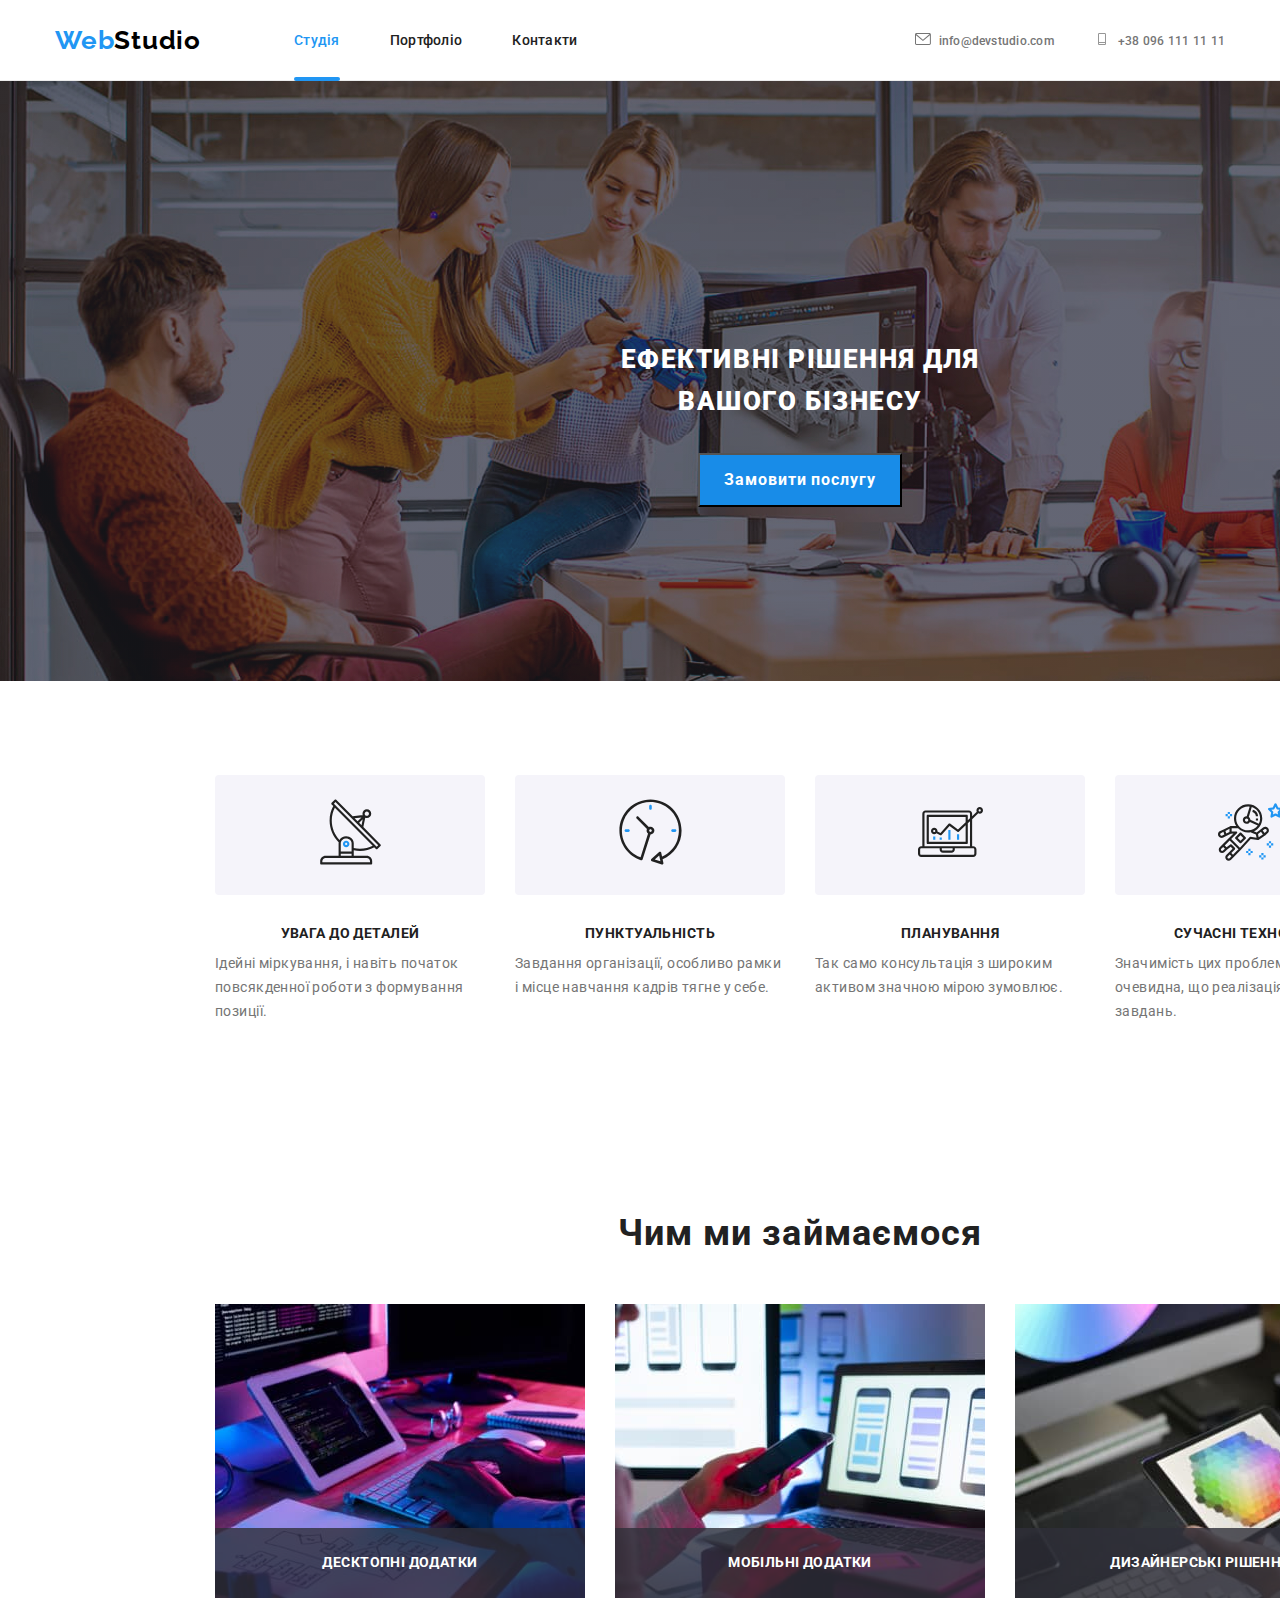
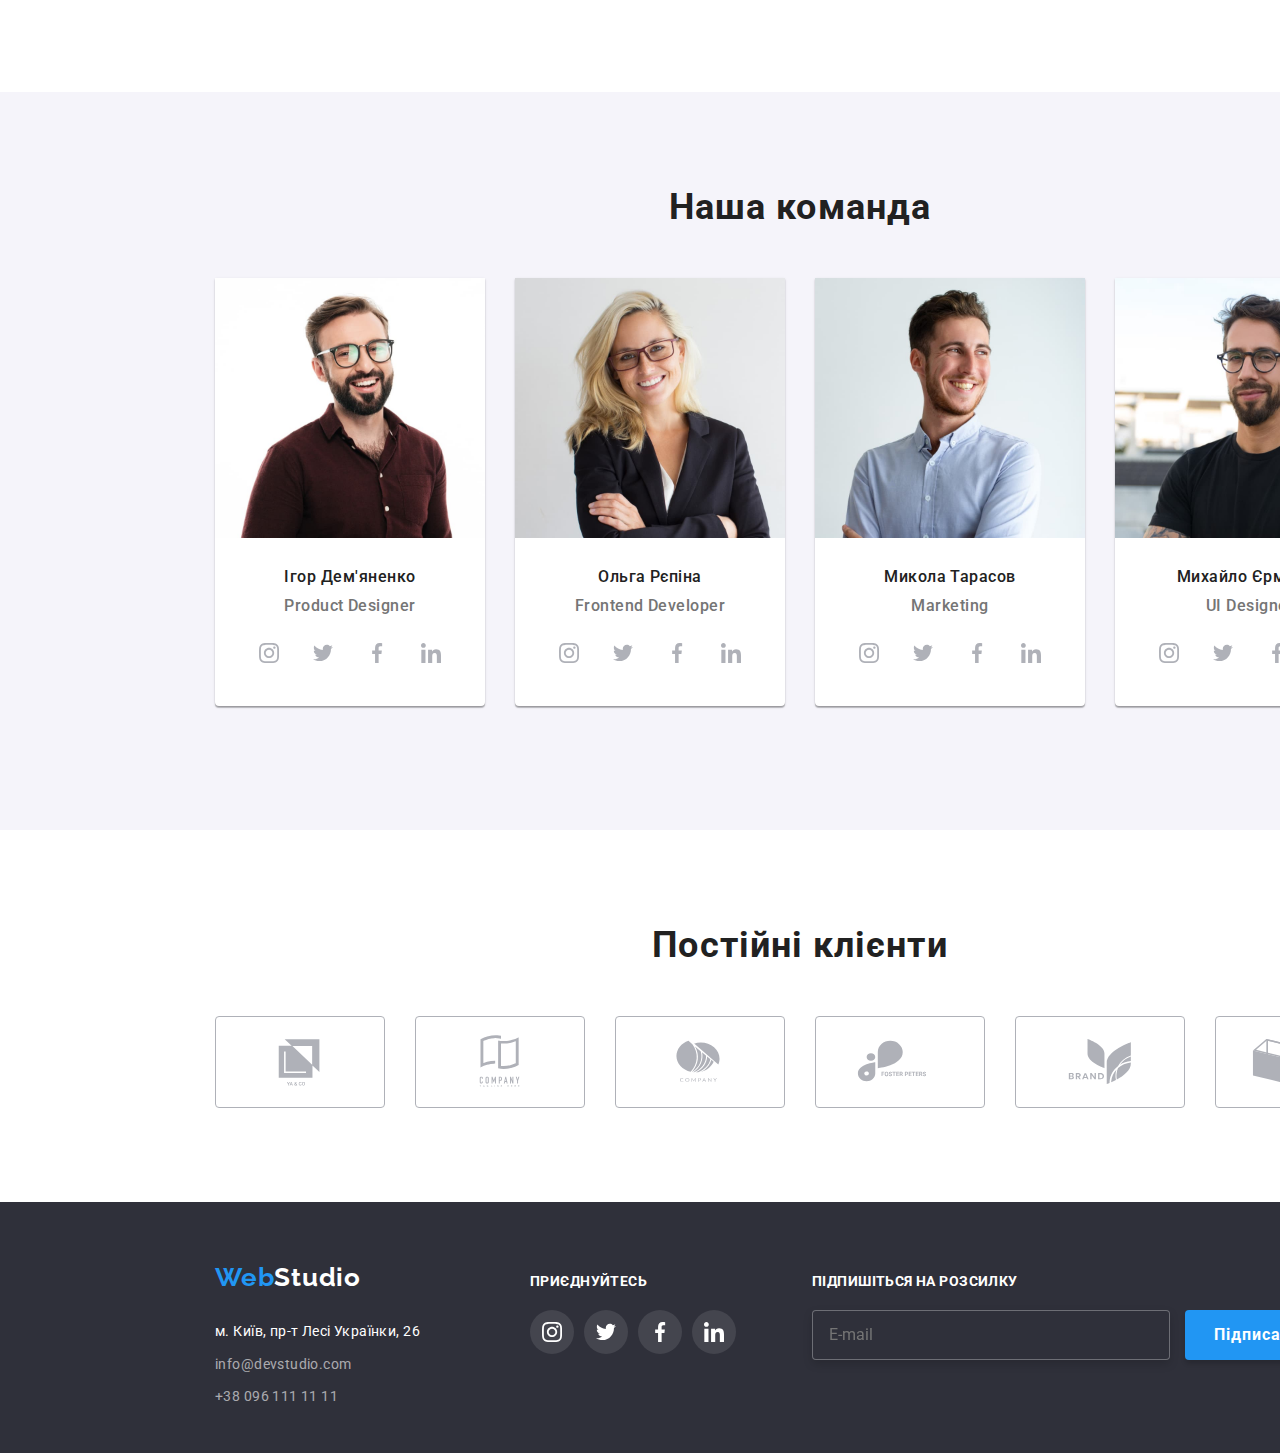
<file: index.html>
<!DOCTYPE html>
<html lang="uk">
<head>
    <meta charset="UTF-8">
    <meta http-equiv="X-UA-Compatible" content="IE=edge">
    <meta name="viewport" content="width=device-width, initial-scale=1.0">
    <title>WebStudio</title>
   
    <link rel="preconnect" href="https://fonts.googleapis.com">
    <link rel="preconnect" href="https://fonts.gstatic.com" crossorigin>
    <link href="https://fonts.googleapis.com/css2?family=Raleway:wght@700&family=Roboto:wght@400;500;700;900&display=swap"
        rel="stylesheet">
<link rel="stylesheet" href="https://cdnjs.cloudflare.com/ajax/libs/modern-normalize/1.0.0/modern-normalize.min.css" />
        
<!-- <link rel="stylesheet" href="./css/styles.css"> -->
        <link rel="stylesheet" href="./css/main.css">
</head>
<body>



<header class="header">
   
<div class="container header__section">
    <nav class="nav">
        <a href="" class="logo">Web<span class="logo-dark">Studio</span></a>
            <ul class="header__list">
                <li class="header__item"><a href="/" class="heder__link current">Студія</a></li>
                <li class="header__item"><a href="./portfolio.html" class="heder__link">Портфоліо</a></li>
                <li class="header__item"><a href="" class="heder__link">Контакти</a></li>
            </ul>
    </nav>
            <ul class="header-contakt contakt__list">
                <li class="header-contakt__item"><a href="maito:info@devstudio.com" class="header-contakt__link"><svg        class="header-contakt__icon" width="16" height="12">
                <use href="./images/icons.svg#icon-envelope"></use>
                </svg>info@devstudio.com</a></li>
                <li class="header-contakt__item"><a href="tel:+380961111111" class="header-contakt__link"><svg
                class="header-contakt__icon" width="16" height="12">
                <use href="./images/icons.svg#icon-phone"></use>
                </svg>+38 096 111 11 11</a></li>
            </ul>
    
    
    <button type="button" class="menu-open__btn is-open" aria-controls="menu-container" aria-expanded="false" data-menu-button>
    <svg width="40" height="40" aria-label="Перемикач мобільного меню">
                    <!--  -->
    <use class="icon-menu" href="./images/svg/icon-menu.svg#icon-menu_40px"></use>
    </svg>
    </button>
</div>

<div class="mob-menu is-hidden">
    <div class="mob-menu-container">
        <div class="mob-menu-top">
            <button type="button" class="menu-close__btn">
                <svg width="40" height="40" aria-label="Перемикач мобільного меню">
                    <use class="icon-cross" href="./images/svg/icon-menu.svg#icon-close_40px"></use>
                </svg>
            </button>
            <ul class="mob-menu__list">
                <li class="mob-menu__item"><a href="/" class="mob-menu__link current">Студія</a></li>
                <li class="mob-menu__item"><a href="./portfolio.html" class="mob-menu__link">Портфоліо</a></li>
                <li class="mob-menu__item"><a href="" class="mob-menu__link">Контакти</a></li>
            </ul>
        </div>
        <div class="mob-menu-bottom">
            <ul class="menu-contakt">
                <li class="menu-contakt__item"><a href="tel:+380961111111" class="menu-contakt-tel__link">+38 096 111 11 11</a></li>
                <li class="menu-contakt__item"><a href="maito:info@devstudio.com" class="menu-contakt-email__link">info@devstudio.com</a>
                </li>
            
            
            </ul>
            <ul class="menu-soc__list">
                <li class="menu-soc__item"><a href="" class="menu-soc__link">Instagram</a></li>
                <li class="menu-soc__item"><a href="" class="menu-soc__link">Twitter</a></li>
                <li class="menu-soc__item"><a href="" class="menu-soc__link">Facebook</a></li>
                <li class="menu-soc__item"><a href="" class="menu-soc__link">LinkedIn</a></li>
            </ul>
        </div>
    </div>
</div>   
</header> 




   <main>
  <!-- HERO -->
    
  
  
  <section class="hero overlay section">

<div class="hero-pre"><h1 class="hero-pre__title">Ефективні рішення для <br> вашого бізнесу</h1>
    <button type="button" data-modal-open class="hero-pre__btn">Замовити послугу</button>
        </div>

</section>




    <!-- НАШІ ПЕРЕВАГИ -->
    <section class="section">
        <h2 class="visually-hidden">НАШІ ПЕРЕВАГИ</h2>
        <div class="container">
           
        <ul class="features">
            <li class="features__item antenna">
                <div class="features__blok">
                    <a href=""><svg class="icon-antenna" width="65" height="70"><use href="./images/icons.svg#icon-antenna"></use></svg></a>
                </div>
                <h3 class="features__title">УВАГА ДО ДЕТАЛЕЙ</h3>
                <p class="features__text">Ідейні міркування, і навіть початок повсякденної роботи з формування позиції.</p>
            </li>
            <li class="features__item clock">
                <div class="features__blok">
                    <a href=""><svg class="icon-clock" width="65" height="70"><use href="./images/icons.svg#icon-clock"></use></svg></a>
                </div>
                <h3 class="features__title">ПУНКТУАЛЬНІСТЬ</h3>
                <p class="features__text">Завдання організації, особливо рамки і місце навчання кадрів тягне у себе.</p>
            </li>
            <li class="features__item diagram"> 
                <div class="features__blok">
                    <a href=""><svg class="icon-diagram" width="65" height="70"><use href="./images/icons.svg#icon-diagram"></use></svg></a>
                </div>
                <h3 class="features__title">ПЛАНУВАННЯ</h3>
                <p class="features__text">Так само консультація з широким активом значною мірою зумовлює.</p>
            </li>
            <li class="features__item astronaut">
                <div class="features__blok">
                    <a href=""><svg class="icon-astronaut" width="65" height="70"><use href="./images/icons.svg#icon-astronaut"></use></svg></a>
                </div>
                <h3 class="features__title">СУЧАСНІ ТЕХНОЛОГІЇ</h3>
                <p class="features__text">Значимість цих проблем настільки очевидна, що реалізація планових завдань.</p>
            </li>
        </ul>
        </div>
    </section>


    <!-- Чим ми займаємося  -->
    <!-- ABOUT Про нас -->
    
    
    <section class="about section">
        <div class="container">
            <h2 class="about__title title">Чим ми займаємося</h2>
        <ul class="about__list">
            <li class="about__item">
                <div class="about__thumb">
                    <picture>
                        <source
                        srcset="./images/features-1x-1-img.jpg, ./images/features-2x-1-img.jpg"
                        media="(min-width: 1200px)"
                        />
                        <source
                        srcset="./images/features-1x-1-img.jpg, ./images/features-2x-1-img"
                        media="(min-width: 768px)"
                        />
                        <source srcset="./images/features-1x-1-img.jpg, ./images/features-2x-1-img" media="(min-width: 480px)" />
                        <img src="./images/1.img.jpg" alt="Верстання сайту" width="370">
                    </picture>
                <div class="thumb-about"><h3 class="thumb-about__title">Десктопні додатки</h3></div></div></li>
            <li class="about__item"><div class="about__thumb">
                <picture>
                    <source srcset="./images/features-1x-2-img.jpg , ./images/features-2x-2-img.jpg"/>
                    <img src="./images/2.img.jpg" alt="Хостинг сайту" width="370">
                </picture>
                     <div class="thumb-about"><h3 class="thumb-about__title">Мобільні додатки</h3></div></div></li>
            <li class="about__item"><div class="about__thumb">
                <picture>
                    <source srcset="./images/features-1x-3-img.jpg , ./images/features-2x-3-img.jpg"/>
                    <img src="./images/3.img.jpg" alt="Дизайн сайту" width="370">
                </picture>
                
                <div class="thumb-about"><h3 class="thumb-about__title">Дизайнерські рішення</h3></div></div></li>
        </ul>
        </div>
    </section>

    <!--Наша команда  -->


    <section class="section team">
    <div class="container">
        <h2 class="team__title title">Наша команда</h2>
    <ul class="team__list">
        <li class="team__item">
            <picture>
                <source srcset="./images/team-desk-1x-1.img.jpg 1x, ./images/team-desk-2x-1.img.jpg 2x" media="(min-width: 1200px)"/>
                <source srcset="./images/team-tab-1x-1.img.jpg 1x, ./images/team-tab-2x-1.img.jpg 2x" media="(min-width: 768px)" />
                <source srcset="./images/team-mob-1x-1.img.jpg 1x, ./images/team-mob-2x-1.img.jpg 2x" media="(min-width: 320px)" />
                <img class="team__img" src="./images/11.img.jpg" alt="Ігор Дем'яненко"/>
            </picture>
            
            <div class="team-card"><h3 class="team-card__title">Ігор Дем'яненко</h3>
                <p lang="en" class="team-card__text">Product Designer</p>
                <ul class="team-socials">
                    
                    <li class="team-socials__item"><a class="team-socials__link" href="" ><svg class="team-socials__icon" width="20" height="20" ><use href="./images/icons.svg#icon-instagram"></use></svg></a></li> 
                    
                    <li class="team-socials__item"><a class="team-socials__link" href=""><svg class="team-socials__icon" width="20" height="20" ><use href="./images/icons.svg#icon-twitter"></use></svg></a></li>
                    
                    <li class="team-socials__item"><a class="team-socials__link" href=""><svg class="team-socials__icon" width="20" height="20" ><use href="./images/icons.svg#icon-facebook"></use></svg></a></li>
                   
                    <li class="team-socials__item"><a class="team-socials__link" href=""><svg class="team-socials__icon" width="20" height="20" ><use href="./images/icons.svg#icon-linkedin"></use></svg></a></li>
                
                </ul>
            </div>
        </li>
       
        <li class="team__item">
            <picture>
                <source srcset="./images/team-desk-1x-2.img.jpg 1x, ./images/team-desk-2x-2.img.jpg 2x" media="(min-width: 1200px)"/>
                <source srcset="./images/team-tab-1x-2.img.jpg 1x, ./images/team-tab-2x-2.img.jpg 2x" media="(min-width: 768px)" />
                <source srcset="./images/team-mob-1x-2.img.jpg 1x, ./images/team-mob-2x-2.img.jpg 2x" media="(min-width: 320px)" />
                <img class="team__img" src="./images/12.img.jpg" alt="Ольга Рєпіна">
            </picture>
            
            <div class="team-card"><h3 class="team-card__title">Ольга Рєпіна</h3>
                <p lang="en" class="team-card__text">Frontend Developer</p>
                <ul class="team-socials">
                    <li class="team-socials__item"><a class="team-socials__link" href=""><svg class="team-socials__icon" width="20" height="20" ><use href="./images/icons.svg#icon-instagram"></use></svg></a></li> 
                    
                    <li class="team-socials__item"><a class="team-socials__link" href=""><svg class="team-socials__icon" width="20" height="20" ><use href="./images/icons.svg#icon-twitter"></use></svg></a></li>
                    
                    <li class="team-socials__item"><a class="team-socials__link" href=""><svg class="team-socials__icon" width="20" height="20" ><use href="./images/icons.svg#icon-facebook"></use></svg></a></li>
                   
                    <li class="team-socials__item"><a class="team-socials__link" href=""><svg class="team-socials__icon" width="20" height="20" ><use href="./images/icons.svg#icon-linkedin"></use></svg></a></li>

                </ul> 
            </div>
        </li>
        
        <li class="team__item">
            <picture>
                <source srcset="./images/team-desk-1x-3.img.jpg 1x, ./images/team-desk-2x-3.img.jpg 2x" media="(min-width: 1200px)"/>
                <source srcset="./images/team-tab-1x-3.img.jpg 1x, ./images/team-tab-2x-3.img.jpg 2x" media="(min-width: 768px)" />
                <source srcset="./images/team-mob-1x-3.img.jpg 1x, ./images/team-mob-2x-3.img.jpg 2x" media="(min-width: 320px)" />
                <img class="team__img" src="./images/13.img.jpg" alt="Микола Тарасов">
            </picture>
            
            <div class="team-card"><h3 class="team-card__title">Микола Тарасов</h3>
                <p lang="en" class="team-card__text">Marketing</p>
                <ul class="team-socials">
                    <li class="team-socials__item"><a class="team-socials__link" href=""><svg class="team-socials__icon" width="20" height="20" ><use href="./images/icons.svg#icon-instagram"></use></svg></a></li> 
                    
                    <li class="team-socials__item"><a class="team-socials__link" href=""><svg class="team-socials__icon" width="20" height="20" ><use href="./images/icons.svg#icon-twitter"></use></svg></a></li>
                    
                    <li class="team-socials__item"><a class="team-socials__link" href=""><svg class="team-socials__icon" width="20" height="20" ><use href="./images/icons.svg#icon-facebook"></use></svg></a></li>
                   
                    <li class="team-socials__item"><a class="team-socials__link" href=""><svg class="team-socials__icon" width="20" height="20" ><use href="./images/icons.svg#icon-linkedin"></use></svg></a></li>
                  </ul> 
                </div>
        </li>
        
        <li class="team__item">
            <picture>
                <source srcset="./images/team-desk-1x-4.img.jpg 1x, ./images/team-desk-2x-4.img.jpg 2x" media="(min-width: 1200px)"/>
                <source srcset="./images/team-tab-1x-4.img.jpg 1x, ./images/team-tab-2x-4.img.jpg 2x" media="(min-width: 768px)" />
                <source srcset="./images/team-mob-1x-4.img.jpg 1x, ./images/team-mob-2x-4.img.jpg 2x" media="(min-width: 320px)" />
                <img class="team__img" src="./images/14.img.jpg" alt="Михайло Єрмаков">
            </picture>
            
            <div class="team-card"><h3 class="team-card__title">Михайло Єрмаков</h3>
                <p lang="en" class="team-card__text">UI Designer</p>
                <ul class="team-socials">
                    <li class="team-socials__item"><a class="team-socials__link" href=""><svg class="team-socials__icon" width="20" height="20" ><use href="./images/icons.svg#icon-instagram"></use></svg></a></li> 
                    
                    <li class="team-socials__item"><a class="team-socials__link" href=""><svg class="team-socials__icon" width="20" height="20" ><use href="./images/icons.svg#icon-twitter"></use></svg></a></li>
                    
                    <li class="team-socials__item"><a class="team-socials__link" href=""><svg class="team-socials__icon" width="20" height="20" ><use href="./images/icons.svg#icon-facebook"></use></svg></a></li>
                   
                    <li class="team-socials__item"><a class="team-socials__link" href=""><svg class="team-socials__icon" width="20" height="20" ><use href="./images/icons.svg#icon-linkedin"></use></svg></a></li>
                </ul> 
            </div>
        </li>
    </ul>
    </div>
</section>

<!-- ПОСТІЙНІ КЛІЄНТИ -->

<section class="section">
   <div class="container">
    <h2 class="title">Постійні клієнти</h2>
    <ul class="client">
        <li class="client__item"><a href="" class="client__link"><svg class="client__icon" width="106" height="60"><use href="./images/icons.svg#icon-client1"></use></svg></a></li>
        <li class="client__item"><a href="" class="client__link"><svg class="client__icon" width="106" height="60"><use href="./images/icons.svg#icon-client2"></use></svg></a></li>
        <li class="client__item"><a href="" class="client__link"><svg class="client__icon" width="106" height="60"><use href="./images/icons.svg#icon-client3"></use></svg></a></li>
        <li class="client__item"><a href="" class="client__link"><svg class="client__icon" width="106" height="60"><use href="./images/icons.svg#icon-client4"></use></svg></a></li>
        <li class="client__item"><a href="" class="client__link"><svg class="client__icon" width="106" height="60"><use href="./images/icons.svg#icon-client5"></use></svg></a></li>
        <li class="client__item"><a href="" class="client__link"><svg class="client__icon" width="106" height="60"><use href="./images/icons.svg#icon-client6"></use></svg></a></li>
        
    </ul>
   </div>

</section>

   </main>
   
   
   <footer class="footer section">
    <div class=" container">
        <div class="footer-blok">
            <div class="logotip"><a href="" class="logo">Web<span class="logo-wite">Studio</span></a>
                <address class="address">
                    <ul class="footer__list">
                        <li class="footer__item"><a href="https://goo.gl/maps/mwtj5H5QX6cxyVhc9" target="_blank"
                                rel="noopener noreferrer nofollow" class="footer__address">м. Київ, пр-т Лесі Українки, 26</a></li>
                        <li class="footer__item">
                            <a href="maito:info@devstudio.com" class="footer__link">info@devstudio.com</a>
                        </li>
                        <li class="footer__item"><a href="tel:+380961111111" class="footer__link">+38 096 111 11 11</a></li>
                    </ul>
                </address>
            </div>
            <div class="footer-social">
                <p class="footer__text">приєднуйтесь</p>
                <ul class="footer-social__list">
                    <li class="footer-social__item"><a href="" class="footer-social__link"><svg class="footer-social__icon"
                                width="20" height="20">
                                <use href="./images/icons.svg#icon-instagram"></use>
                            </svg></a></li>
            
                    <li class="footer-social__item"><a href="" class="footer-social__link"><svg class="footer-social__icon"
                                width="20" height="20">
                                <use href="./images/icons.svg#icon-twitter"></use>
                            </svg></a></li>
            
                    <li class="footer-social__item"><a href="" class="footer-social__link"><svg class="footer-social__icon"
                                width="20" height="20">
                                <use href="./images/icons.svg#icon-facebook"></use>
                            </svg></a></li>
            
                    <li class="footer-social__item"><a href="" class="footer-social__link"><svg class="footer-social__icon"
                                width="20" height="20">
                                <use href="./images/icons.svg#icon-linkedin"></use>
                            </svg></a></li>
                </ul>
            </div>
            <div class="footer-wrap">
                <p class="footer__text">Підпишіться на розсилку</p>
                <form class="footer-form">
                    <input type="email" name="email" placeholder="E-mail" autocomplete="off" class="footer-form__input">
                    <button type="submit" class="footer-form__btn">Підписатися<svg class="footer-form__icon" width="24" height="24">
                            <use href="./images/svg/icons34.svg#icon-icon-send"></use>
                        </svg></button>
                </form>
            
            
            </div>
        </div>
    </div>
   </footer>

<div class="backdrop is-hidden" data-modal>
<div class="modal">
    <button type="button" 
    class="modal__button" 
    data-modal-close>
    <svg class="modal__icon" width="11" height="11"><use href="./images/svg/icons33.svg#icon-Vector"></use></svg></button>
<p class="modal__title">Залиште свої дані, ми вам передзвонимо</p>
<form class="modal-form">
    <div class="form-field">
        <label for="name" class="modal-label">Ім'я</label>
            <div class="container-svg">
                <input type="text" name="name" id="name" autocomplete="off" class="container-svg__input">
            <svg class="name-icon" width="18" height="18"><use href="./images/svg/icons34.svg#icon-person"></use></svg>
            </div>
        </div>
    
  
    <div class="form-field">
        <label for="tel" class="modal-label">Телефон</label>
   <div class="container-svg">
    <input type="tel" name="name" id="tel" autocomplete="off" class="container-svg__input">
    <svg class="tel-icon" width="18" height="18"><use href="./images/svg/icons34.svg#icon-tel"></use>
   
</svg>
   </div>
    </div>
  
  
    <div class="form-field">
        <label for="email" class="modal-label">Пошта</label>
    <div class="container-svg">
        <input type="email" name="name" id="email" autocomplete="off" class="container-svg__input">
        <svg class="email-icon" width="18" height="18"><use href="./images/svg/icons34.svg#icon-email"></use></svg> 
    </div>
    </div>
  
    <div class="form-field">
        <label for="text" class="modal-label">Коментар</label>
        <textarea name="text" id="text" class="coment-input" autocomplete="on" placeholder="Введите текст"></textarea>

    </div>
    <div class="checkbox">
        <input type="checkbox" class="checkbox__check visually-hidden" id="modal-check"/>
        <label for="modal-check" class="checkbox__text"><span class="checkbox__icon"><svg  width="16" height="15">
            <use href="./images/svg/icons34.svg#icon-check-mark"></use>
        </svg></span>Погоджуюся з розсилкою та приймаю <a href="#" class="checkbox__link">Умови договору</a></label>

    </div>
    <button type="submit" class="checkbox__button">Відправити</button>
</div>
</div>
</form>



<!-- <script>
    (() => {
            const refs = {
                openMenuBtn: document.querySelector(".menu-open__btn"),
                closeMenuBtn: document.querySelector(".menu-close__btn"),
                menu: document.querySelector(".mob-menu"),
            };

            refs.openMenuBtn.addEventListener("click", toggleMenu);
            refs.closeMenuBtn.addEventListener("click", toggleMenu);

            function toggleMenu() {
                refs.menu.classList.toggle("is-hidden");
            }
        })();
</script> -->





   <script src="./js/modal.js"></script>
 <script src="./.vscode/menu.js"></script> 


</body>
</html>
</file>
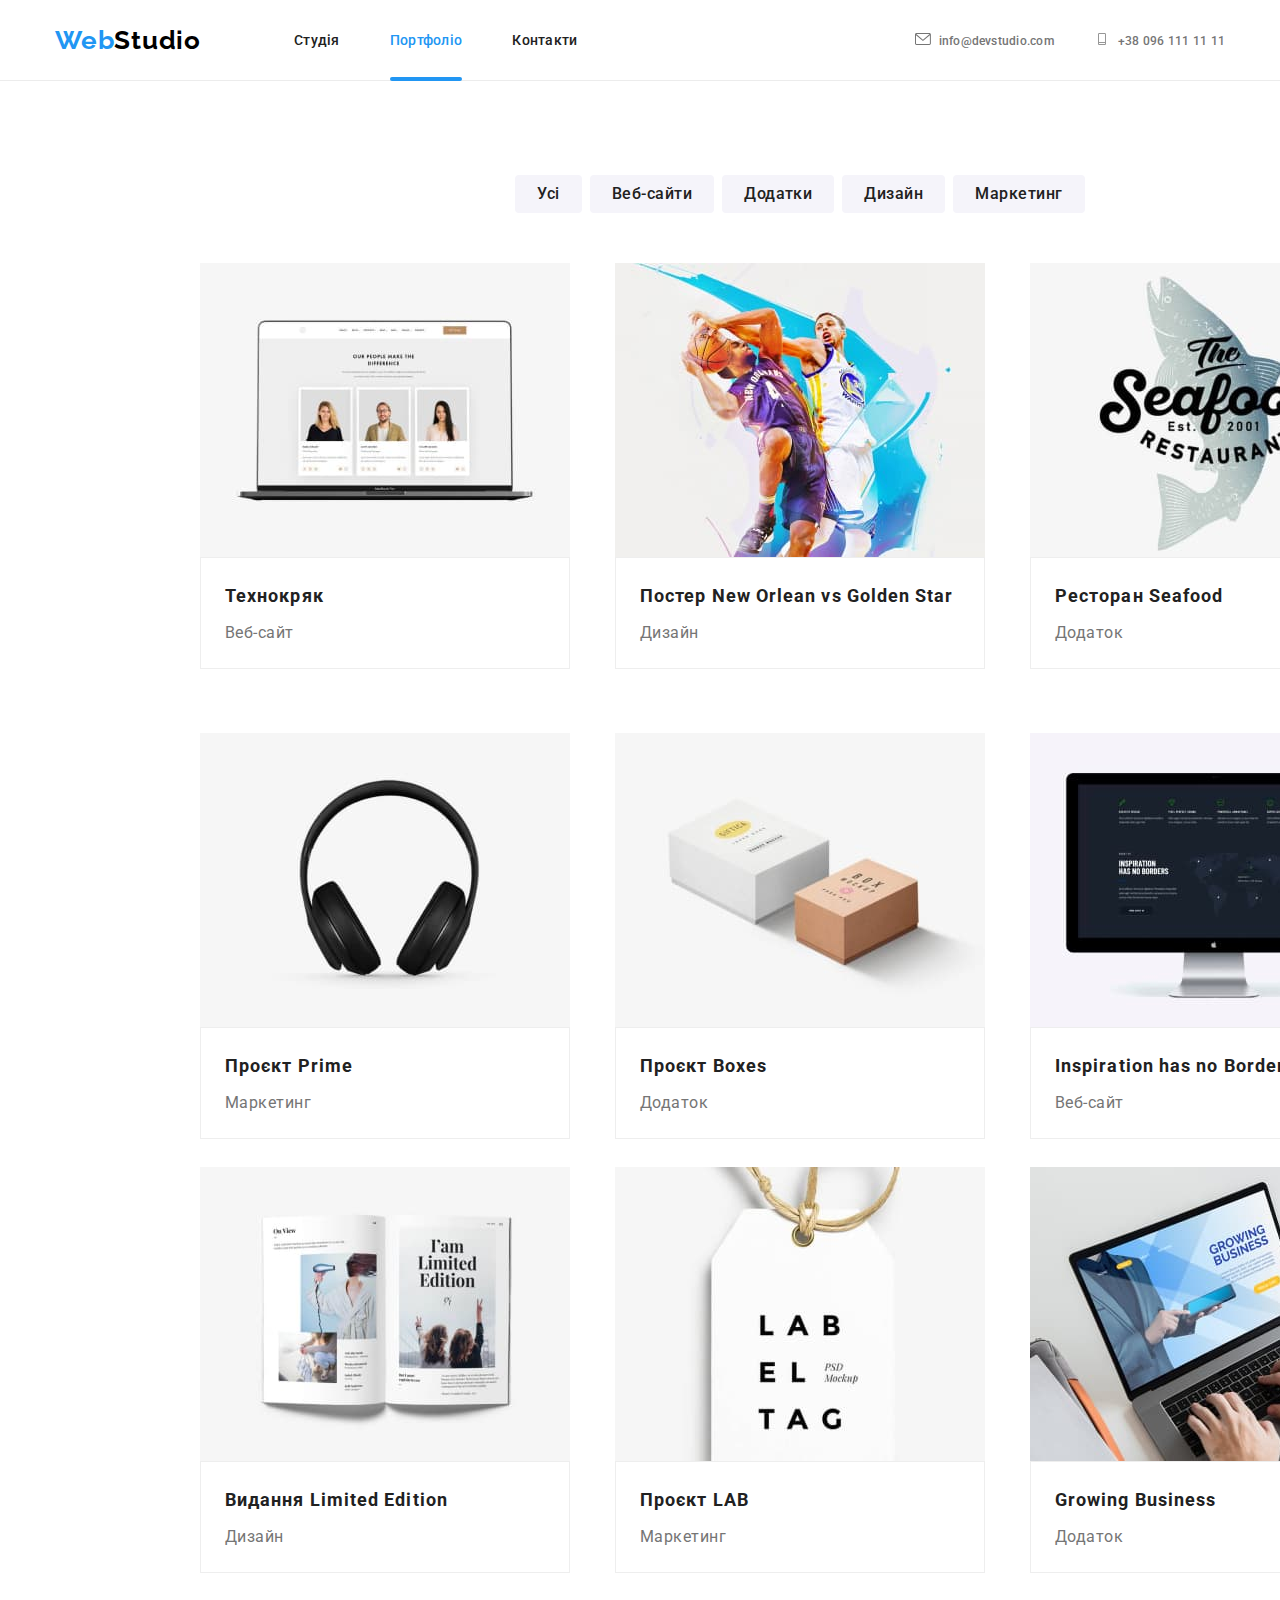
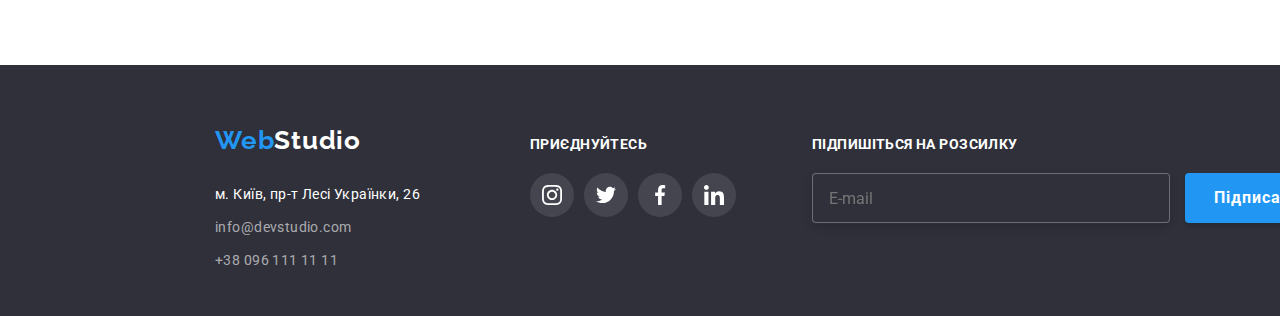
<file: portfolio.html>
<!DOCTYPE html>
<html lang="uk">
<head>
    <meta charset="UTF-8">
    <meta http-equiv="X-UA-Compatible" content="IE=edge">
    <meta name="viewport" content="width=device-width, initial-scale=1.0">
    <title>Portfolio</title>
    <link rel="stylesheet" href="https://cdnjs.cloudflare.com/ajax/libs/modern-normalize/1.0.0/modern-normalize.min.css" />
    <link rel="preconnect" href="https://fonts.googleapis.com">
    <link rel="preconnect" href="https://fonts.gstatic.com" crossorigin>
    <link href="https://fonts.googleapis.com/css2?family=Raleway:wght@700&family=Roboto:wght@400;500;700;900&display=swap"
        rel="stylesheet">

    
    <!-- <link rel="stylesheet" href="./css/styles.css"> -->
    <link rel="stylesheet" href="./css/main.css">
</head>
<body>



    <header class="header">
   
        <div class="container header__section">
            <nav class="nav">
                <a href="" class="logo">Web<span class="logo-dark">Studio</span></a>
                    <ul class="header__list">
                        <li class="header__item"><a href="/" class="heder__link ">Студія</a></li>
                        <li class="header__item"><a href="./portfolio.html" class="heder__link current">Портфоліо</a></li>
                        <li class="header__item"><a href="" class="heder__link">Контакти</a></li>
                    </ul>
            </nav>
                    <ul class="header-contakt contakt__list">
                        <li class="header-contakt__item"><a href="maito:info@devstudio.com" class="header-contakt__link"><svg        class="header-contakt__icon" width="16" height="12">
                        <use href="./images/icons.svg#icon-envelope"></use>
                        </svg>info@devstudio.com</a></li>
                        <li class="header-contakt__item"><a href="tel:+380961111111" class="header-contakt__link"><svg
                        class="header-contakt__icon" width="16" height="12">
                        <use href="./images/icons.svg#icon-phone"></use>
                        </svg>+38 096 111 11 11</a></li>
                    </ul>
            
            
            <button type="button" class="menu-open__btn is-open" aria-controls="menu-container" aria-expanded="false" data-menu-button>
            <svg width="40" height="40" aria-label="Перемикач мобільного меню">
                            <!--  -->
            <use class="icon-menu" href="./images/svg/icon-menu.svg#icon-menu_40px"></use>
            </svg>
            </button>
        </div>
        
        <div class="mob-menu is-hidden">
            <div class="mob-menu-container">
                <div class="mob-menu-top">
                    <button type="button" class="menu-close__btn">
                        <svg width="40" height="40" aria-label="Перемикач мобільного меню">
                            <use class="icon-cross" href="./images/svg/icon-menu.svg#icon-close_40px"></use>
                        </svg>
                    </button>
                    <ul class="mob-menu__list">
                        <li class="mob-menu__item"><a href="/" class="mob-menu__link current">Студія</a></li>
                        <li class="mob-menu__item"><a href="./portfolio.html" class="mob-menu__link">Портфоліо</a></li>
                        <li class="mob-menu__item"><a href="" class="mob-menu__link">Контакти</a></li>
                    </ul>
                </div>
                <div class="mob-menu-bottom">
                    <ul class="menu-contakt">
                        <li class="menu-contakt__item"><a href="tel:+380961111111" class="menu-contakt__link">+38 096 111 11 11</a></li>
                        <li class="menu-contakt__item"><a href="maito:info@devstudio.com" class="menu-contakt__link">info@devstudio.com</a>
                        </li>
                    
                    
                    </ul>
                    <ul class="menu-soc__list">
                        <li class="menu-soc__item"><a href="" class="menu-soc__link">Instagram</a></li>
                        <li class="menu-soc__item"><a href="" class="menu-soc__link">Twitter</a></li>
                        <li class="menu-soc__item"><a href="" class="menu-soc__link">Facebook</a></li>
                        <li class="menu-soc__item"><a href="" class="menu-soc__link">LinkedIn</a></li>
                    </ul>
                </div>
            </div>
        </div>   
        </header> 




<main>
<section class="section">
    <!-- Filtr -->
<h1 class="visually-hidden">Filter</h1>
<ul class="filter container">
    <li class="filter__item"><button type="button" class="filter__btn">Усі</button></li>
    <li class="filter__item"><button type="button" class="filter__btn">Веб-сайти</button></li>
    <li class="filter__item"><button type="button" class="filter__btn">Додатки</button></li>
    <li class="filter__item"><button type="button" class="filter__btn">Дизайн</button></li>
    <li class="filter__item"><button type="button" class="filter__btn">Маркетинг</button></li>
</ul>
<ul class="portfolio container">
    <li class="portfolio__item"><a href=""><div class="portfolio__wrap">
        <picture>
            <source srcset="./images/portfolio-desk-1x-1-img.jpg 1x, ./images/portfolio-desk-2x-1-img.jpg 2x" media="(min-width: 1200px)"/>
            <source srcset="./images/portfolio-tab-1x-1-img.jpg 1x, ./images/portfolio-tab-2x-1-img.jpg 2x" media="(min-width: 768px)" />
            <source srcset="./images/portfolio-mob-1x-1-img.jpg 1x, ./images/portfolio-mob-2x-1-img.jpg 2x" media="(min-width: 320px)" />
            <img  src="./images/3.1.img.jpg" alt="Технокряк" >
        </picture>
        
        
        <p class="portfolio__text">Ресурс пропонує комплексні пропозиції з різним рівнем функціоналу та сервісів. Все це дозволить відвідувачу отримати вичерпні відомості про компанію чи приватну особу.</p></div>
            <div class="portfolio-card"><h2 class="portfolio-card__title">Технокряк</h2>
                <p class="portfolio-card__text">Веб-сайт</p></div>
        </a></li>
        
        <li class="portfolio__item"><a href=""><div class="portfolio__wrap">
            <picture>
                <source srcset="./images/portfolio-desk-1x-2-img.jpg 1x, ./images/portfolio-desk-2x-2-img.jpg 2x" media="(min-width: 1200px)"/>
                <source srcset="./images/portfolio-tab-1x-2-img.jpg 1x, ./images/portfolio-tab-2x-2-img.jpg 2x" media="(min-width: 768px)" />
                <source srcset="./images/portfolio-mob-1x-2-img.jpg 1x, ./images/portfolio-mob-2x-2-img.jpg 2x" media="(min-width: 320px)" />
                <img src="./images/3.2.img.jpg" alt="Постер">
            </picture>
            
            
            <p class="portfolio__text">Ресурс пропонує комплексні пропозиції з різним рівнем функціоналу та сервісів. Все це дозволить відвідувачу отримати вичерпні відомості про компанію чи приватну особу.</p></div>
                <div class="portfolio-card"><h2 class="portfolio-card__title">Постер New Orlean vs Golden Star</h2>
                    <p class="portfolio-card__text">Дизайн</p></div>
            </a></li>
           
            <li class="portfolio__item"><a href=""><div class="portfolio__wrap">
                <picture>
                    <source srcset="./images/portfolio-desk-1x-3-img.jpg 1x, ./images/portfolio-desk-2x-3-img.jpg 2x" media="(min-width: 1200px)"/>
                    <source srcset="./images/portfolio-tab-1x-3-img.jpg 1x, ./images/portfolio-tab-2x-3-img.jpg 2x" media="(min-width: 768px)" />
                    <source srcset="./images/portfolio-mob-1x-3-img.jpg 1x, ./images/portfolio-mob-2x-3-img.jpg 2x" media="(min-width: 320px)" />
                    <img src="./images/3.3.img.jpg" alt="Ресторан">
                </picture>
              
                <p class="portfolio__text">Ресурс пропонує комплексні пропозиції з різним рівнем функціоналу та сервісів. Все це дозволить відвідувачу отримати вичерпні відомості про компанію чи приватну особу.</p></div>
                    <div class="portfolio-card"><h2 class="portfolio-card__title">Ресторан Seafood</h2>
                        <p class="portfolio-card__text">Додаток</p></div>
                </a></li>
               
                <li class="portfolio__item"><a href=""><div class="portfolio__wrap">
                    <picture>
                        <source srcset="./images/portfolio-desk-1x-4-img.jpg 1x, ./images/portfolio-desk-2x-4-img.jpg 2x" media="(min-width: 1200px)"/>
                        <source srcset="./images/portfolio-tab-1x-4-img.jpg 1x, ./images/portfolio-tab-2x-4-img.jpg 2x" media="(min-width: 768px)" />
                        <source srcset="./images/portfolio-mob-1x-4-img.jpg 1x, ./images/portfolio-mob-2x-4-img.jpg 2x" media="(min-width: 320px)" />
                        <img src="./images/3.4.img.jpg" alt="Основной проект">
                    </picture>
                    
                    
                    <p class="portfolio__text">Ресурс пропонує комплексні пропозиції з різним рівнем функціоналу та сервісів. Все це дозволить відвідувачу отримати вичерпні відомості про компанію чи приватну особу.</p></div>
                        <div class="portfolio-card"><h2 class="portfolio-card__title">Проєкт Prime</h2>
                            <p class="portfolio-card__text">Маркетинг</p></div>
                    </a></li>
                    
                    <li class="portfolio__item"><a href=""><div class="portfolio__wrap">
                        <picture>
                            <source srcset="./images/portfolio-desk-1x-5-img.jpg 1x, ./images/portfolio-desk-2x-5-img.jpg 2x" media="(min-width: 1200px)"/>
                            <source srcset="./images/portfolio-tab-1x-5-img.jpg 1x, ./images/portfolio-tab-2x-5-img.jpg 2x" media="(min-width: 768px)" />
                            <source srcset="./images/portfolio-mob-1x-5-img.jpg 1x, ./images/portfolio-mob-2x-5-img.jpg 2x" media="(min-width: 320px)" />
                            <img src="./images/3.5.img.jpg" alt="Проект">
                        </picture>
                        
                        
                        <p class="portfolio__text">Ресурс пропонує комплексні пропозиції з різним рівнем функціоналу та сервісів. Все це дозволить відвідувачу отримати вичерпні відомості про компанію чи приватну особу.</p></div>
                            <div class="portfolio-card"><h2 class="portfolio-card__title">Проєкт Boxes</h2>
                                <p class="portfolio-card__text">Додаток</p></div>
                        </a></li>
                        
                        <li class="portfolio__item"><a href=""><div class="portfolio__wrap">
                            <picture>
                                <source srcset="./images/portfolio-desk-1x-6-img.jpg 1x, ./images/portfolio-desk-2x-6-img.jpg 2x" media="(min-width: 1200px)"/>
                                <source srcset="./images/portfolio-tab-1x-6-img.jpg 1x, ./images/portfolio-tab-2x-6-img.jpg 2x" media="(min-width: 768px)" />
                                <source srcset="./images/portfolio-mob-1x-6-img.jpg 1x, ./images/portfolio-mob-2x-6-img.jpg 2x" media="(min-width: 320px)" />
                                <img src="./images/3.6.img.jpg" alt="Сайт">
                            </picture>
                            
                            
                            <p class="portfolio__text">Ресурс пропонує комплексні пропозиції з різним рівнем функціоналу та сервісів. Все це дозволить відвідувачу отримати вичерпні відомості про компанію чи приватну особу.</p></div>
                                <div class="portfolio-card"><h2 class="portfolio-card__title">Inspiration has no Borders</h2>
                                    <p class="portfolio-card__text">Веб-сайт</p></div>
                            </a></li>
                           
                            <li class="portfolio__item"><a href=""><div class="portfolio__wrap">
                                <picture>
                                    <source srcset="./images/portfolio-desk-1x-7-img.jpg 1x, ./images/portfolio-desk-2x-7-img.jpg 2x" media="(min-width: 1200px)"/>
                                    <source srcset="./images/portfolio-tab-1x-7-img.jpg 1x, ./images/portfolio-tab-2x-7-img.jpg 2x" media="(min-width: 768px)" />
                                    <source srcset="./images/portfolio-mob-1x-7-img.jpg 1x, ./images/portfolio-mob-2x-7-img.jpg 2x" media="(min-width: 320px)" />
                                    <img src="./images/3.7.img.jpg" alt="Видання">
                                </picture>
                                
                                
                                <p class="portfolio__text">Ресурс пропонує комплексні пропозиції з різним рівнем функціоналу та сервісів. Все це дозволить відвідувачу отримати вичерпні відомості про компанію чи приватну особу.</p></div>
                                    <div class="portfolio-card"><h2 class="portfolio-card__title">Видання Limited Edition</h2>
                                        <p class="portfolio-card__text">Дизайн</p></div>
                                </a></li>
                               
                                <li class="portfolio__item"><a href=""><div class="portfolio__wrap">
                                    <picture>
                                        <source srcset="./images/portfolio-desk-1x-8-img.jpg 1x, ./images/portfolio-desk-2x-8-img.jpg 2x" media="(min-width: 1200px)"/>
                                        <source srcset="./images/portfolio-tab-1x-8-img.jpg 1x, ./images/portfolio-tab-2x-8-img.jpg 2x" media="(min-width: 768px)" />
                                        <source srcset="./images/portfolio-mob-1x-8-img.jpg 1x, ./images/portfolio-mob-2x-8-img.jpg 2x" media="(min-width: 320px)" />
                                        <img src="./images/3.8.img.jpg" alt="Проект LAB">
                                    </picture>
                                  
                                    <p class="portfolio__text">Ресурс пропонує комплексні пропозиції з різним рівнем функціоналу та сервісів. Все це дозволить відвідувачу отримати вичерпні відомості про компанію чи приватну особу.</p></div>
                                        <div class="portfolio-card"><h2 class="portfolio-card__title">Проєкт LAB</h2>
                                            <p class="portfolio-card__text">Маркетинг</p></div>
                                    </a></li>                           
                                    
                                    <li class="portfolio__item"><a href=""><div class="portfolio__wrap">
                                        <picture>
                                            <source srcset="./images/portfolio-desk-1x-9-img.jpg 1x, ./images/portfolio-desk-2x-9-img.jpg 2x" media="(min-width: 1200px)"/>
                                            <source srcset="./images/portfolio-tab-1x-9-img.jpg 1x, ./images/portfolio-tab-2x-9-img.jpg 2x" media="(min-width: 768px)" />
                                            <source srcset="./images/portfolio-mob-1x-9-img.jpg 1x, ./images/portfolio-mob-2x-9-img.jpg 2x" media="(min-width: 320px)" />
                                            <img src="./images/3.9.img.jpg" alt="Зростаючий бізнес">
                                        </picture>
                                        
                                        <p class="portfolio__text">Ресурс пропонує комплексні пропозиції з різним рівнем функціоналу та сервісів. Все це дозволить відвідувачу отримати вичерпні відомості про компанію чи приватну особу.</p></div>
                                            <div class="portfolio-card"><h2 class="portfolio-card__title">Growing Business</h2>
                                                <p class="portfolio-card__text">Додаток</p></div>
                                        </a></li>
      
        
</ul>
</section>

    
</main>

<footer class="footer section">
    <div class=" container">
        <div class="footer-blok">
            <div class="logotip"><a href="" class="logo">Web<span class="logo-wite">Studio</span></a>
                <address class="address">
                    <ul class="footer__list">
                        <li class="footer__item"><a href="https://goo.gl/maps/mwtj5H5QX6cxyVhc9" target="_blank"
                                rel="noopener noreferrer nofollow" class="footer__address">м. Київ, пр-т Лесі Українки, 26</a></li>
                        <li class="footer__item">
                            <a href="maito:info@devstudio.com" class="footer__link">info@devstudio.com</a>
                        </li>
                        <li class="footer__item"><a href="tel:+380961111111" class="footer__link">+38 096 111 11 11</a></li>
                    </ul>
                </address>
            </div>
            <div class="footer-social">
                <p class="footer__text">приєднуйтесь</p>
                <ul class="footer-social__list">
                    <li class="footer-social__item"><a href="" class="footer-social__link"><svg class="footer-social__icon"
                                width="20" height="20">
                                <use href="./images/icons.svg#icon-instagram"></use>
                            </svg></a></li>
            
                    <li class="footer-social__item"><a href="" class="footer-social__link"><svg class="footer-social__icon"
                                width="20" height="20">
                                <use href="./images/icons.svg#icon-twitter"></use>
                            </svg></a></li>
            
                    <li class="footer-social__item"><a href="" class="footer-social__link"><svg class="footer-social__icon"
                                width="20" height="20">
                                <use href="./images/icons.svg#icon-facebook"></use>
                            </svg></a></li>
            
                    <li class="footer-social__item"><a href="" class="footer-social__link"><svg class="footer-social__icon"
                                width="20" height="20">
                                <use href="./images/icons.svg#icon-linkedin"></use>
                            </svg></a></li>
                </ul>
            </div>
            <div class="footer-wrap">
                <p class="footer__text">Підпишіться на розсилку</p>
                <form class="footer-form">
                    <input type="email" name="email" placeholder="E-mail" autocomplete="off" class="footer-form__input">
                    <button type="submit" class="footer-form__btn">Підписатися<svg class="footer-form__icon" width="24" height="24">
                            <use href="./images/svg/icons34.svg#icon-icon-send"></use>
                        </svg></button>
                </form>
            
            
            </div>
        </div>
    </div>
   </footer>

<script src="./.vscode/menu.js"></script>
   
</body>
</html>
</file>
<file: css/main.css>
:root {
  --heder-mailto-color: #2196F3;
  --heder-tel-color: #757575;
  --heder-link-mailto: #212121;
  --section-h: #FFFFFF;
  --footer-contact: rgba(255, 255, 255, 0.6);
  --logo-dark: #000000;
  --btn: #188CE8 ;
}

p, h1, h2, h3, h4, h5, h6 {
  margin: 0;
}

ul {
  list-style: none;
  padding-left: 0;
  margin: 0;
  padding: 0;
}

img {
  display: block;
  max-width: 100%;
  width: 100%;
  height: auto;
}

a {
  text-decoration: none;
}

body {
  font-family: Roboto, sans-serif;
  margin: 0;
  line-height: 1.3;
}

.section {
  padding-top: 60px;
  padding-bottom: 60px;
  margin: auto;

}
@media screen and (min-width: 480px) {
  .section {
    width: 480px;
  }
}
@media screen and (min-width: 768px) {
  .section {
    width: 768px;
  }
}
@media screen and (min-width: 1200px) {
  .section {
    width: 1600px;
    padding-top: 94px;
    padding-bottom: 94px;
  }
}

.container {
  margin-left: auto;
  margin-right: auto;

}
@media screen and (min-width: 480px) {
  .container {
    width: 450px;
  }
}
@media screen and (min-width: 768px) {
  .container {
    width: 738px;
  }
}
@media screen and (min-width: 1200px) {
  .container {
    width: 1200px;
    padding-left: 15px;
    padding-right: 15px;
  }
}

.visually-hidden {
  position: absolute;
  width: 1px;
  height: 1px;
  margin: -1px;
  border: 0;
  padding: 0;
  white-space: nowrap;
  clip-path: inset(100%);
  clip: rect(0 0 0 0);
  overflow: hidden;
}

.header {
  padding-top: 16px;
  padding-bottom: 16px;
  border-bottom: 1px solid #ECECEC;
}
@media screen and (min-width: 768px) {
  .header {
    padding-top: 0;
    padding-bottom: 0;
  }
}
@media screen and (min-width: 1200px) {
  .header {
    padding-top: 0;
    padding-bottom: 0;
  }
}

.header__section {
  display: flex;
  align-items: center;
  justify-content: space-between;
}
@media screen and (max-width: 767px) {
  .header__section {
    max-width: 767px;
  }
}

.logo {
  font-size: 24px;
  font-weight: 700;
  line-height: 1.17;
  letter-spacing: 0.03em;
  font-family: "Raleway";
  color: var(--heder-mailto-color);
}
@media screen and (min-width: 768px) {
  .logo {
    margin-right: 88px;
  }
}
@media screen and (min-width: 1200px) {
  .logo {
    font-size: 26px;
    line-height: 1.19;
    margin-right: 93px;
  }
}

.logo-dark {
  color: var(--logo-dark);
}

.logo-wite {
  color: var(--section-h);
}

.nav {
  display: flex;
  align-items: center;
}

@media screen and (max-width: 767px) {
  .header__list {
    display: none;
  }
}
@media screen and (min-width: 768px) {
  .header__list {
    display: flex;
  }
}

.header__list .header__item + .header__item {
  margin-left: 50px;
}

.header__list .current {
  color: #2196F3;
  position: relative;
}

.current::after {
  content: "";
  width: 100%;
  height: 4px;
  border-radius: 2px;
  position: absolute;
  left: 0;
  bottom: -1px;
  background-color: var(--heder-mailto-color);
}

.heder__link {
  font-size: 14px;
  font-weight: 500;
  line-height: 1.17;
  letter-spacing: 0.02em;
  padding: 32px 0;
  color: var(--heder-link-mailto);
  display: block;
  transition: color 250ms cubic-bezier(0.4, 0, 0.2, 1);
}
.heder__link:hover, .heder__link:focus {
  color: var(--heder-mailto-color);
}

.header-contakt {
  display: flex;
}
@media screen and (max-width: 767px) {
  .header-contakt {
    display: none;
  }
}
@media screen and (min-width: 768px) and (max-width: 1199px) {
  .header-contakt {
    flex-direction: column;
    align-content: center;
  }
}
@media screen and (min-width: 1200px) {
  .header-contakt {
    display: flex;
  }
}

.contakt__list {
  margin-left: auto;
}

.header-contakt__link {
  font-size: 12px;
  font-weight: 500;
  line-height: 1.17;
  letter-spacing: 0.02em;
  color: var(--heder-tel-color);
}
@media screen and (min-width: 1200px) {
  .header-contakt__link {
    transition: color 250ms cubic-bezier(0.4, 0, 0.2, 1);
  }
  .header-contakt__link:hover, .header-contakt__link:focus {
    color: var(--heder-mailto-color);
  }
}

.header-contakt__icon {
  fill: currentColor;
  margin-right: 8px;
}

@media screen and (min-width: 1200px) {
  .header-contakt .header-contakt__item + .header-contakt__item {
    margin-left: 40px;
  }
}

.menu-open__btn, .menu-close__btn {
  display: block;
  margin-left: auto;
  padding: 0;
  border: none;
  background-color: transparent;
  transition: color 250ms cubic-bezier(0.4, 0, 0.2, 1);
}
@media screen and (min-width: 768px) {
  .menu-open__btn, .menu-close__btn {
    display: none;
  }
}

.menu-open__btn:hover, .menu-open__btn:focus {
  fill: var(--heder-mailto-color);
}

.menu-close__btn {
  margin-bottom: 8px;
}
.menu-close__btn:hover, .menu-close__btn:focus {
  fill: var(--heder-mailto-color);
}

.mob-menu {
  position: fixed;
  z-index: 1;
  background-color: #FFFFFF;
  width: 100vw;
  height: 100vh;
  overflow: auto;
  top: 0;
  left: 0;
}

.mob-menu-container {
  height: 100%;
  display: flex;
  flex-direction: column;
  justify-content: space-between;
}

.mob-menu-container {
  padding: 10px 15px 10px 40px;
}

.mob-menu__list .current {
  color: var(--heder-mailto-color);
}

.mob-menu__link {
  font-size: 40px;
  font-weight: 500;
  line-height: 1.17;
  letter-spacing: 0.02em;
  color: var(--heder-link-mailto);
  transition: color 250ms cubic-bezier(0.4, 0, 0.2, 1);
}
.mob-menu__link:hover, .mob-menu__link:focus {
  color: var(--heder-mailto-color);
}

.mob-menu__item:not(:last-child) {
  margin-bottom: 32px;
}

.menu-contakt-tel__link {
  font-size: 34px;
  font-weight: 500;
  line-height: 1.17;
  letter-spacing: 0.02em;
  color: var(--heder-mailto-color);
}

.menu-contakt-email__link {
  font-size: 24px;
  font-weight: 500;
  line-height: 1.17;
  letter-spacing: 0.02em;
  color: var(--heder-tel-color);
}

.menu-contakt__item:not(:last-child) {
  margin-bottom: 32px;
}

.menu-contakt {
  margin-bottom: 64px;
}

.menu-soc__link {
  font-size: 18px;
  font-weight: 500;
  line-height: 1.22;
  letter-spacing: 0.02em;
  color: var(--heder-mailto-color);
}

.menu-soc__list {
  display: flex;
  flex-direction: row;
  column-gap: 20px;
}

.menu-soc__item {
  position: relative;
}
.menu-soc__item:not(:first-child)::before {
  content: " ";
  display: block;
  position: absolute;
  top: 0;
  left: -10px;
  width: 1px;
  height: 22px;
  background-color: rgba(33, 33, 33, 0.2);
}

.hero {
  margin-left: auto;
  margin-right: auto;
  margin: 0 auto;
  background-color: #2F303A;
}

.overlay {
  background-repeat: no-repeat;
  background-position: center;
  background-size: cover;
  height: 400px;
  background-image: linear-gradient(to right, rgba(47, 48, 58, 0.4), rgba(47, 48, 58, 0.4)), url("../images/Hero-mob-1ximg.jpg");
}
@media (min-device-pixel-ratio: 2), (-webkit-min-device-pixel-ratio: 2), (min-resolution: 192dpi), (min-resolution: 2dppx) {
  .overlay {
    background-image: linear-gradient(to right, rgba(47, 48, 58, 0.4), rgba(47, 48, 58, 0.4)), url("../images/Hero-mob-2ximg.jpg");
  }
}
@media screen and (min-width: 768px) {
  .overlay {
    max-width: 768px;
    background-image: linear-gradient(to right, rgba(47, 48, 58, 0.4), rgba(47, 48, 58, 0.4)), url("../images/Hero-tab-1ximg.jpg");
  }
}
@media screen and (min-width: 768px) and (min-device-pixel-ratio: 2), screen and (min-width: 768px) and (-webkit-min-device-pixel-ratio: 2), screen and (min-width: 768px) and (min-resolution: 192dpi), screen and (min-width: 768px) and (min-resolution: 2dppx) {
  .overlay {
    background-image: linear-gradient(to right, rgba(47, 48, 58, 0.4), rgba(47, 48, 58, 0.4)), url("../images/Hero-tab-2ximg.jpg");
  }
}
@media screen and (min-width: 1200px) {
  .overlay {
    max-width: 1600px;
    height: 600px;
    padding-top: 200px;
    background-image: linear-gradient(to right, rgba(47, 48, 58, 0.4), rgba(47, 48, 58, 0.4)), url("../images/Hero-desk-1ximg.jpg");
  }
}
@media screen and (min-width: 1200px) and (min-device-pixel-ratio: 2), screen and (min-width: 1200px) and (-webkit-min-device-pixel-ratio: 2), screen and (min-width: 1200px) and (min-resolution: 192dpi), screen and (min-width: 1200px) and (min-resolution: 2dppx) {
  .overlay {
    background-image: linear-gradient(to right, rgba(47, 48, 58, 0.4), rgba(47, 48, 58, 0.4)), url("../images/Hero-desk-2ximg.jpg");
  }
}

.hero-pre {
  padding: 58px 60px;
}

.hero-pre__title {
  margin: 0 0 30px 0;
  font-size: 26px;
  font-weight: 900;
  line-height: 1.61;
  letter-spacing: 0.06em;
  text-align: center;
  text-transform: uppercase;
  color: var(--section-h);
}

.hero-pre__btn {
  font-family: inherit;
  font-size: 16px;
  font-weight: 700;
  line-height: 1.87;
  letter-spacing: 0.06em;
  margin: 0 auto;
  display: flex;
  align-items: center;
  justify-content: center;
  padding: 10px 24px;
  color: var(--section-h);
  background-color: var(--btn);
  cursor: pointer;
  transition: color 250ms cubic-bezier(0.4, 0, 0.2, 1);
}
.hero-pre__btn:hover, .hero-pre__btn:focus {
  background-color: #188CE8;
}

@media screen and (min-width: 768px) {
  .features {
    display: flex;
    flex-wrap: wrap;
    justify-content: space-between;
    grid-gap: 30px;
  }
}
@media screen and (min-width: 1200px) {
  .features {
    display: flex;
    justify-content: space-between;
  }
}

.features__item {
  margin-bottom: 30px;
}
@media screen and (min-width: 480px) {
  .features__item {
    width: 450px;
  }
}
@media screen and (min-width: 768px) {
  .features__item {
    width: 354px;
    margin-bottom: 0;
  }
}
@media screen and (min-width: 1200px) {
  .features__item {
    width: 270px;
    margin-bottom: 0;
  }
}

.features__blok {
  content: " ";
  display: flex;
  justify-content: center;
  align-items: center;
  height: 120px;
  margin-bottom: 30px;
  background-color: #F5F4FA;
  border-radius: 4px;
}

.features__title {
  font-size: 14px;
  font-weight: 700;
  line-height: 1.17;
  letter-spacing: 0.03em;
  text-transform: uppercase;
  text-align: center;
  margin-bottom: 10px;
  color: var(--heder-link-mailto);
}

.features__text {
  font-size: 14px;
  font-weight: 400;
  line-height: 1.71;
  letter-spacing: 0.03em;
  color: var(--heder-tel-color);
}

@media screen and (max-width: 480px) {
  .about {
    display: none;
  }
}
@media screen and (max-width: 1200px) {
  .about {
    display: none;
  }
}

.title {
  margin-top: 0;
  margin-bottom: 50px;
  font-size: 28px;
  font-weight: 700;
  line-height: 1.17;
  letter-spacing: 0.03em;
  text-align: center;
  color: var(--heder-link-mailto);
}
@media screen and (min-width: 1200px) {
  .title {
    font-size: 36px;
  }
}

.about__list {
  display: flex;
  align-items: center;
  justify-content: space-between;
  position: relative;
}

.about__list .about__item + .about__item {
  margin-left: 30px;
}

.about__thumb {
  display: flex;
  align-items: flex-end;
  position: relative;
}

.thumb-about {
  display: flex;
  justify-content: center;
  align-items: center;
  width: 370px;
  height: 70px;
  background-color: rgba(47, 48, 58, 0.8);
  position: absolute;
  z-index: 2;
}

.thumb-about__title {
  font-size: 14px;
  font-weight: 700;
  line-height: 1.14;
  letter-spacing: 0.03em;
  text-transform: uppercase;
  color: var(--section-h);
}

.team {
  background: #F5F4FA;
}

.team__list {
  margin-bottom: 30px;
}
@media screen and (min-width: 768px) {
  .team__list {
    display: flex;
    flex-wrap: wrap;
    justify-content: space-between;
    grid-gap: 30px;
  }
}
@media screen and (min-width: 1200px) {
  .team__list {
    display: flex;
    justify-content: space-between;
  }
}

.team__item {
  margin-bottom: 30px;
  background: #FFFFFF;
  box-shadow: 0px 1px 3px rgba(0, 0, 0, 0.12), 0px 1px 1px rgba(0, 0, 0, 0.14), 0px 2px 1px rgba(0, 0, 0, 0.2);
  border-radius: 0px 0px 4px 4px;
}
@media screen and (min-width: 480px) {
  .team__item {
    width: 450px;
    height: 622px;
  }
}
@media screen and (min-width: 768px) {
  .team__item {
    width: 354px;
    height: 536px;
    margin-bottom: 0;
  }
}
@media screen and (min-width: 1200px) {
  .team__item {
    width: 270px;
    height: 428px;
    margin-bottom: 0;
  }
}

@media screen and (min-width: 480px) {
  .team__img {
    height: 460px;
  }
}
@media screen and (min-width: 768px) {
  .team__img {
    height: 374px;
  }
}
@media screen and (min-width: 1200px) {
  .team__img {
    height: 260px;
  }
}

.team-card {
  padding-top: 30px;
  padding-bottom: 24px;
}
@media screen and (min-width: 1200px) {
  .team-card {
    padding-bottom: 30px;
  }
}

.team-card__title {
  font-size: 16px;
  font-weight: 500;
  line-height: 1.17;
  letter-spacing: 0.03em;
  margin-bottom: 10px;
  text-align: center;
  color: var(--heder-link-mailto);
}

.team-card__text {
  font-size: 16px;
  font-weight: 500;
  line-height: 1.18;
  letter-spacing: 0.03em;
  margin-bottom: 16px;
  text-align: center;
  color: var(--heder-tel-color);
}

.team-socials {
  display: flex;
  justify-content: center;
  align-items: center;
}

.team-socials__item + .team-socials__item {
  margin-left: 10px;
}

.team-socials__icon {
  fill: #AFB1B8;
}

.team-socials__link {
  display: flex;
  justify-content: center;
  align-items: center;
  width: 44px;
  height: 44px;
  border-radius: 50%;
  color: #AFB1B8;
  transition: color 250ms cubic-bezier(0.4, 0, 0.2, 1), background-color 250ms cubic-bezier(0.4, 0, 0.2, 1);
}
.team-socials__link:hover, .team-socials__link:focus {
  background-color: var(--heder-mailto-color);
  color: var(--section-h);
}

.team-socials__icon {
  fill: currentColor;
}

.client {
  display: flex;
  flex-wrap: wrap;
  justify-content: space-between;
  grid-gap: 30px;
}
@media screen and (min-width: 1200px) {
  .client {
    display: flex;
  }
}

.client__link {
  display: flex;
  justify-content: center;
  align-items: center;
  color: #AFB1B8;
  width: 100%;
  height: 100%;
  border: 1px solid #AFB1B8;
  box-sizing: border-box;
  border-radius: 4px;
  transition: color 250ms cubic-bezier(0.4, 0, 0.2, 1), border-color 250ms cubic-bezier(0.4, 0, 0.2, 1);
}
.client__link:hover, .client__link:focus {
  color: var(--heder-mailto-color);
  border-color: var(--heder-mailto-color);
}

.client__icon {
  fill: currentColor;
}

.client__item {
  height: 92px;
}
@media screen and (min-width: 480px) {
  .client__item {
    width: 210px;
  }
}
@media screen and (min-width: 768px) {
  .client__item {
    width: 226px;
    margin-bottom: 0;
  }
}
@media screen and (min-width: 1200px) {
  .client__item {
    width: 170px;
    margin-bottom: 0;
  }
}

.filter {
  margin-top: 0;
  margin-bottom: 50px;
  display: flex;
  flex-wrap: wrap;
  justify-content: flex-start;
  grid-gap: 8px;
  grid-row-gap: 15px;
}
@media screen and (min-width: 768px) {
  .filter {
    justify-content: center;
  }
}
@media screen and (min-width: 1200px) {
  .filter {
    justify-content: center;
  }
}

.filter__btn {
  font-size: 16px;
  font-weight: 500;
  line-height: 1.63;
  letter-spacing: 0.03em;
  text-align: center;
  color: var(--heder-link-mailto);
  background: #F5F4FA;
  padding: 6px 22px;
  border-radius: 4px;
  cursor: pointer;
  transition: color 250ms cubic-bezier(0.4, 0, 0.2, 1);
}
.filter__btn:hover, .filter__btn:focus {
  color: var(--section-h);
  background-color: var(--btn);
  box-shadow: 0px 3px 1px rgba(0, 0, 0, 0.1), 0px 1px 2px rgba(0, 0, 0, 0.08), 0px 2px 2px rgba(0, 0, 0, 0.12);
  color: var(--section-h);
}

.filter__btn:last-child {
  border: none;
}

.portfolio {
  padding: 0;
  margin: 0 auto;
  list-style: none;
}
@media screen and (min-width: 768px) {
  .portfolio {
    display: flex;
    flex-wrap: wrap;
    justify-content: space-between;
    grid-gap: 30px;
  }
}

.portfolio__item {
  background: #FFFFFF;
  box-sizing: border-box;
  position: relative;
  height: 404px;
  margin-bottom: 30px;
}
.portfolio__item:hover, .portfolio__item:focus {
  box-shadow: 0px 1px 3px rgba(0, 0, 0, 0.12), 0px 1px 1px rgba(0, 0, 0, 0.14), 0px 2px 1px rgba(0, 0, 0, 0.2);
}
@media screen and (min-width: 480px) {
  .portfolio__item {
    width: 450px;
  }
}
@media screen and (min-width: 768px) {
  .portfolio__item {
    width: 354px;
    margin-bottom: 0;
  }
  .portfolio__item:nth-child(-n+2) {
    height: 440px;
  }
}
@media screen and (min-width: 1200px) {
  .portfolio__item {
    width: 370px;
    margin-bottom: 0;
  }
}

.portfolio-card {
  padding: 20px 24px 20px 24px;
  background: #FFFFFF;
  border: 1px solid #EEEEEE;
}
@media screen and (min-width: 768px) {
  .portfolio-card:nth-child(-n+1) {
    padding-bottom: 56px;
  }
}

.portfolio__text {
  display: inline-block;
  content: "";
  position: absolute;
  top: 0;
  left: 0;
  font-size: 18px;
  font-weight: 400;
  line-height: 1.55;
  letter-spacing: 0.03em;
  color: #FFFFFF;
  background: rgba(33, 150, 243, 0.9);
  padding: 63px 24px;
  height: 100%;
  width: 100%;
  transform: translateY(100%);
  transition: transform 250ms cubic-bezier(0.4, 0, 0.2, 1);
}

.portfolio__wrap {
  position: relative;
  overflow: hidden;
  height: 294px;
}
.portfolio__wrap:hover .portfolio__text, .portfolio__wrap:hover .portfolio__text {
  transform: translateY(0);
}

.portfolio-card__title {
  margin-top: 0;
  margin-bottom: 4px;
  font-size: 18px;
  font-weight: 700;
  line-height: 2;
  letter-spacing: 0.06em;
  color: var(--heder-link-mailto);
}

.portfolio-card__text {
  margin-top: 0;
  margin-bottom: 0;
  font-size: 16px;
  font-weight: 400;
  line-height: 1.87;
  letter-spacing: 0.03em;
  color: var(--heder-tel-color);
}

.footer {
  padding-top: 60px;
  text-align: center;
  padding-bottom: 60px;
  background: #2F303A;
}
@media screen and (min-width: 480px) {
  .footer {
    height: 604px;
  }
}
@media screen and (min-width: 768px) {
  .footer {
    height: 464px;
  }
}
@media screen and (min-width: 1200px) {
  .footer {
    height: 251px;
  }
}

.address {
  margin-top: 28px;
  margin-bottom: 60px;
}
@media screen and (min-width: 1200px) {
  .address {
    margin-bottom: 0;
  }
}

.footer__item {
  margin-bottom: 12px;
}

.footer__item:last-child {
  margin-bottom: 0;
}

.footer__address {
  font-style: normal;
  font-size: 14px;
  font-weight: 400;
  line-height: 1.14;
  letter-spacing: 0.03em;
  color: var(--section-h);
  transition: color 250ms cubic-bezier(0.4, 0, 0.2, 1);
}
.footer__address:hover, .footer__address:focus {
  color: var(--heder-mailto-color);
}

.footer__link {
  margin-top: 12px;
  font-style: normal;
  font-size: 14px;
  font-weight: 400;
  line-height: 1.14;
  letter-spacing: 0.03em;
  color: rgba(255, 255, 255, 0.6);
  transition: color 250ms cubic-bezier(0.4, 0, 0.2, 1);
}
.footer__link:hover, .footer__link:focus {
  color: var(--heder-mailto-color);
}

.footer-blok {
  display: block;
  margin: 0;
  padding: 0;
}
@media screen and (min-width: 768px) {
  .footer-blok {
    display: flex;
    justify-content: center;
    flex-wrap: wrap;
    align-items: baseline;
    gap: 0px 165px;
  }
}
@media screen and (min-width: 1200px) {
  .footer-blok {
    text-align: left;
    justify-content: space-between;
    gap: 70px;
  }
}

.footer-social {
  margin-bottom: 60px;
}
@media screen and (min-width: 1200px) {
  .footer-social {
    margin-bottom: 0;
  }
}

.footer__text {
  font-size: 14px;
  font-weight: 700;
  line-height: 1.14;
  letter-spacing: 0.03em;
  text-align: center;
  margin-bottom: 20px;
  color: var(--section-h);
  text-transform: uppercase;
}
@media screen and (min-width: 1200px) {
  .footer__text {
    text-align: left;
  }
}

.footer-social__list {
  display: flex;
  justify-content: center;
}

.footer-social__link {
  display: flex;
  justify-content: center;
  align-items: center;
  width: 44px;
  height: 44px;
  border-radius: 50%;
  background-color: rgba(255, 255, 255, 0.1);
  transition: color 250ms cubic-bezier(0.4, 0, 0.2, 1), background-color 250ms cubic-bezier(0.4, 0, 0.2, 1);
}
.footer-social__link:hover, .footer-social__link:focus {
  background-color: var(--heder-mailto-color);
}

.footer-social__icon {
  fill: var(--section-h);
}

.footer-social__item {
  margin-right: 10px;
}

.footer-social__item:last-child {
  margin-right: 0;
}

@media screen and (min-width: 1200px) {
  .footer-form {
    display: flex;
    gap: 15px;
  }
}

.footer-form__input {
  padding-left: 16px;
  width: 450px;
  height: 50px;
  margin-bottom: 20px;
  border: 1px solid rgba(255, 255, 255, 0.3);
  box-sizing: border-box;
  filter: drop-shadow(0px 4px 4px rgba(0, 0, 0, 0.15));
  border-radius: 4px;
  background: #2F303A;
}
@media screen and (min-width: 1200px) {
  .footer-form__input {
    width: 358px;
  }
}

.footer-form__btn {
  border: transparent;
  width: 200px;
  height: 50px;
  background: #2196F3;
  box-shadow: 0px 4px 4px rgba(0, 0, 0, 0.15);
  border-radius: 4px;
  margin-right: auto;
  margin-left: auto;
}

.footer-form__btn {
  font-size: 16px;
  font-weight: 700;
  line-height: 1.14;
  letter-spacing: 0.06em;
  display: flex;
  align-items: center;
  text-align: center;
  color: #FFFFFF;
  padding-left: 29px;
}

.footer-form__icon {
  margin-left: 10px;
}

.backdrop {
  position: fixed;
  top: 0;
  left: 0;
  width: 100%;
  height: 100%;
  background: rgba(0, 0, 0, 0.2);
  overflow-y: scroll;
}

.modal {
  width: 100%;
  position: absolute;
  top: 50%;
  left: 50%;
  transform: translate(-50%, -50%);
  min-height: 581px;
  background-color: var(--section-h);
  padding: 40px;
}
@media screen and (min-width: 480px) {
  .modal {
    width: 450px;
  }
}
@media screen and (min-width: 768px) {
  .modal {
    width: 450px;
  }
}
@media screen and (min-width: 1200px) {
  .modal {
    width: 528px;
  }
}

.is-hidden {
  opacity: 0;
  pointer-events: none;
  visibility: hidden;
}

.modal__button {
  position: absolute;
  width: 30px;
  height: 30px;
  background: #FFFFFF;
  border: 1px solid rgba(0, 0, 0, 0.1);
  box-sizing: border-box;
  border-radius: 50%;
  top: 8px;
  right: 8px;
}
.modal__button:hover, .modal__button:focus {
  fill: var(--heder-mailto-color);
}

.modal__title {
  font-size: 20px;
  font-weight: 700;
  line-height: 1.17;
  letter-spacing: 0.03em;
  color: var(--heder-link-mailto);
  text-align: center;
}

.modal-label {
  display: block;
  font-size: 12px;
  color: var(--heder-tel-color);
}

.container-svg__input {
  width: 100%;
  height: 40px;
  border: 1px solid rgba(33, 33, 33, 0.2);
  box-sizing: border-box;
  border-radius: 4px;
  cursor: pointer;
  outline: none;
  padding-left: 42px;
}
.container-svg__input:hover, .container-svg__input:focus,
.container-svg__input .coment-input:hover,
.container-svg__input .coment-input:focus {
  border-color: var(--heder-mailto-color);
}
.container-svg__input:hover:hover + .name-icon, .container-svg__input:hover:focus + .name-icon, .container-svg__input:hover:hover + .tel-icon, .container-svg__input:hover:focus + .tel-icon, .container-svg__input:hover:hover + .email-icon, .container-svg__input:hover:focus + .email-icon, .container-svg__input:focus:hover + .name-icon, .container-svg__input:focus:focus + .name-icon, .container-svg__input:focus:hover + .tel-icon, .container-svg__input:focus:focus + .tel-icon, .container-svg__input:focus:hover + .email-icon, .container-svg__input:focus:focus + .email-icon,
.container-svg__input .coment-input:hover:hover + .name-icon,
.container-svg__input .coment-input:hover:focus + .name-icon,
.container-svg__input .coment-input:hover:hover + .tel-icon,
.container-svg__input .coment-input:hover:focus + .tel-icon,
.container-svg__input .coment-input:hover:hover + .email-icon,
.container-svg__input .coment-input:hover:focus + .email-icon,
.container-svg__input .coment-input:focus:hover + .name-icon,
.container-svg__input .coment-input:focus:focus + .name-icon,
.container-svg__input .coment-input:focus:hover + .tel-icon,
.container-svg__input .coment-input:focus:focus + .tel-icon,
.container-svg__input .coment-input:focus:hover + .email-icon,
.container-svg__input .coment-input:focus:focus + .email-icon {
  fill: var(--heder-mailto-color);
}

.form-field {
  margin-bottom: 28px;
}

.container-svg {
  position: relative;
}

.name-icon, .tel-icon, .email-icon {
  position: absolute;
  left: 15px;
  top: 50%;
  transform: translateY(-50%);
}

.coment-input {
  width: 100%;
  height: 120px;
  border: 1px solid rgba(33, 33, 33, 0.2);
  box-sizing: border-box;
  border-radius: 4px;
  resize: none;
  padding: 12px 16px;
  outline: none;
}

.coment-input::placeholder {
  position: absolute;
  font-size: 12px;
  line-height: 1.1666666667;
  color: rgba(117, 117, 117, 0.5);
}

/* checkbox */
.checkbox {
  margin-top: 20px;
  margin-bottom: 30px;
}

.checkbox__text {
  font-size: 14px;
  height: 16px;
  line-height: 1.7142857143;
  letter-spacing: 0.03em;
  color: #757575;
  display: flex;
  align-items: center;
}

.checkbox__text span {
  width: 16px;
  height: 15px;
  border: 2px solid #212121;
  border-radius: 2px;
  margin-right: 5px;
  display: flex;
  align-items: center;
  justify-content: center;
}

.checkbox__check:checked + .checkbox__text > .checkbox__icon {
  background-color: var(--heder-mailto-color);
  border: 2px solid var(--heder-mailto-color);
}

.checkbox__link {
  margin-left: 2px;
  font-size: 14px;
  line-height: 1.71;
  color: var(--heder-mailto-color);
  text-decoration: underline;
}

.checkbox__button {
  font-weight: 700;
  font-size: 16px;
  line-height: 1.875;
  display: flex;
  align-items: center;
  text-align: center;
  letter-spacing: 0.06em;
  margin-right: auto;
  margin-left: auto;
  padding: 10px 55px 10px 56px;
  border-width: 0px;
  cursor: pointer;
  color: #FFFFFF;
  border-radius: 4px;
  background-color: var(--heder-mailto-color);
  border-color: #2196F3;
}
.checkbox__button:hover, .checkbox__button:focus {
  background: #188CE8;
}/*# sourceMappingURL=main.css.map */
</file>
